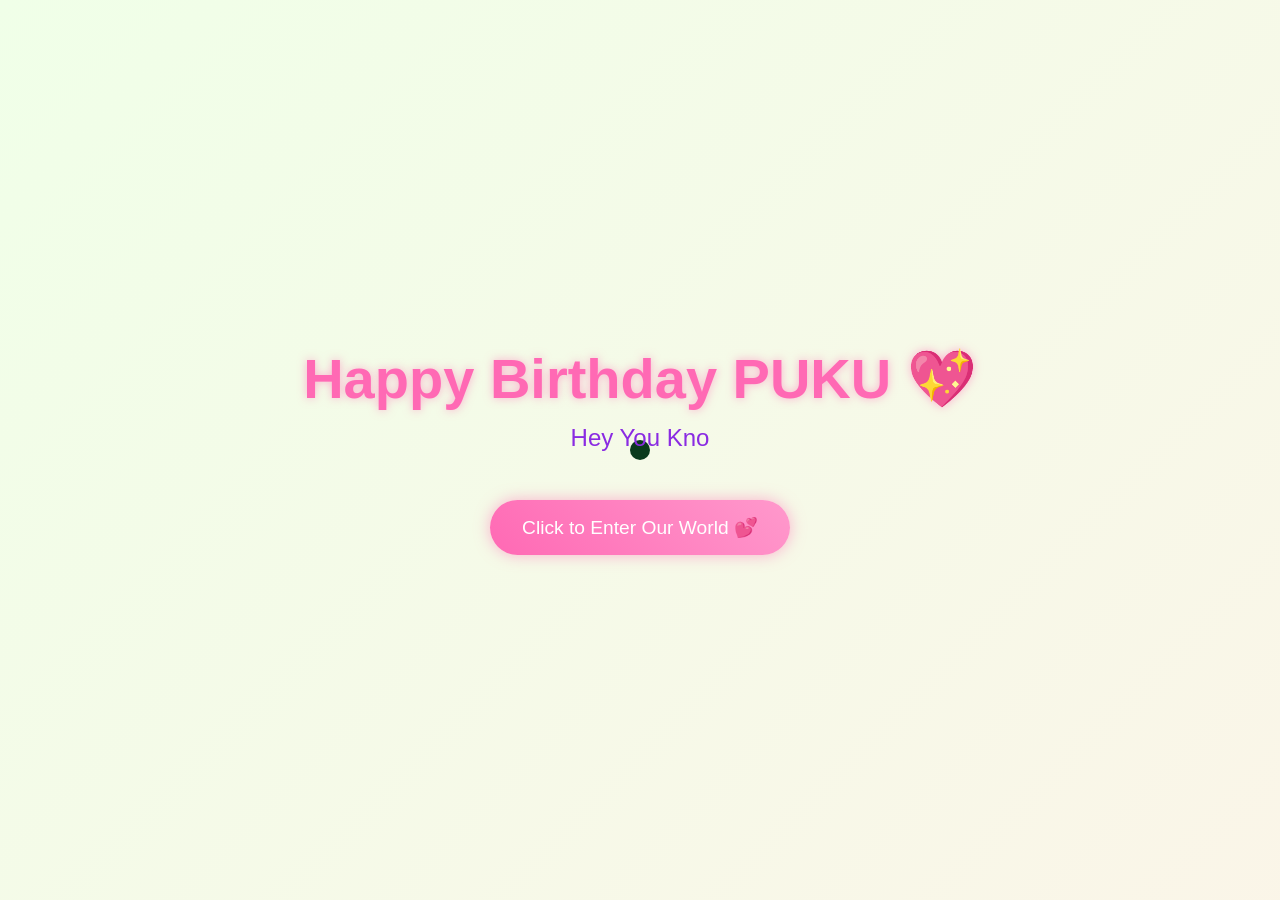
<file: index.html>
<!DOCTYPE html>
<html lang="en">
<head>
    <meta charset="UTF-8">
    <meta name="viewport" content="width=device-width, initial-scale=1.0">
    <title>Happy Birthday</title>
    <script src="https://cdnjs.cloudflare.com/ajax/libs/gsap/3.12.2/gsap.min.js"></script>
    <link rel="stylesheet" href="style.css">
    
</head>
<body>
    <div class="cursor"></div>
    <div class="container">
        <h1>Happy Birthday PUKU 💖</h1>
        <div class="greeting"></div>
        <button class="cta-button">Click to Enter Our World 💕</button>
    </div>

    <script src="script.js">
        
    </script>
</body>
</html>
</file>
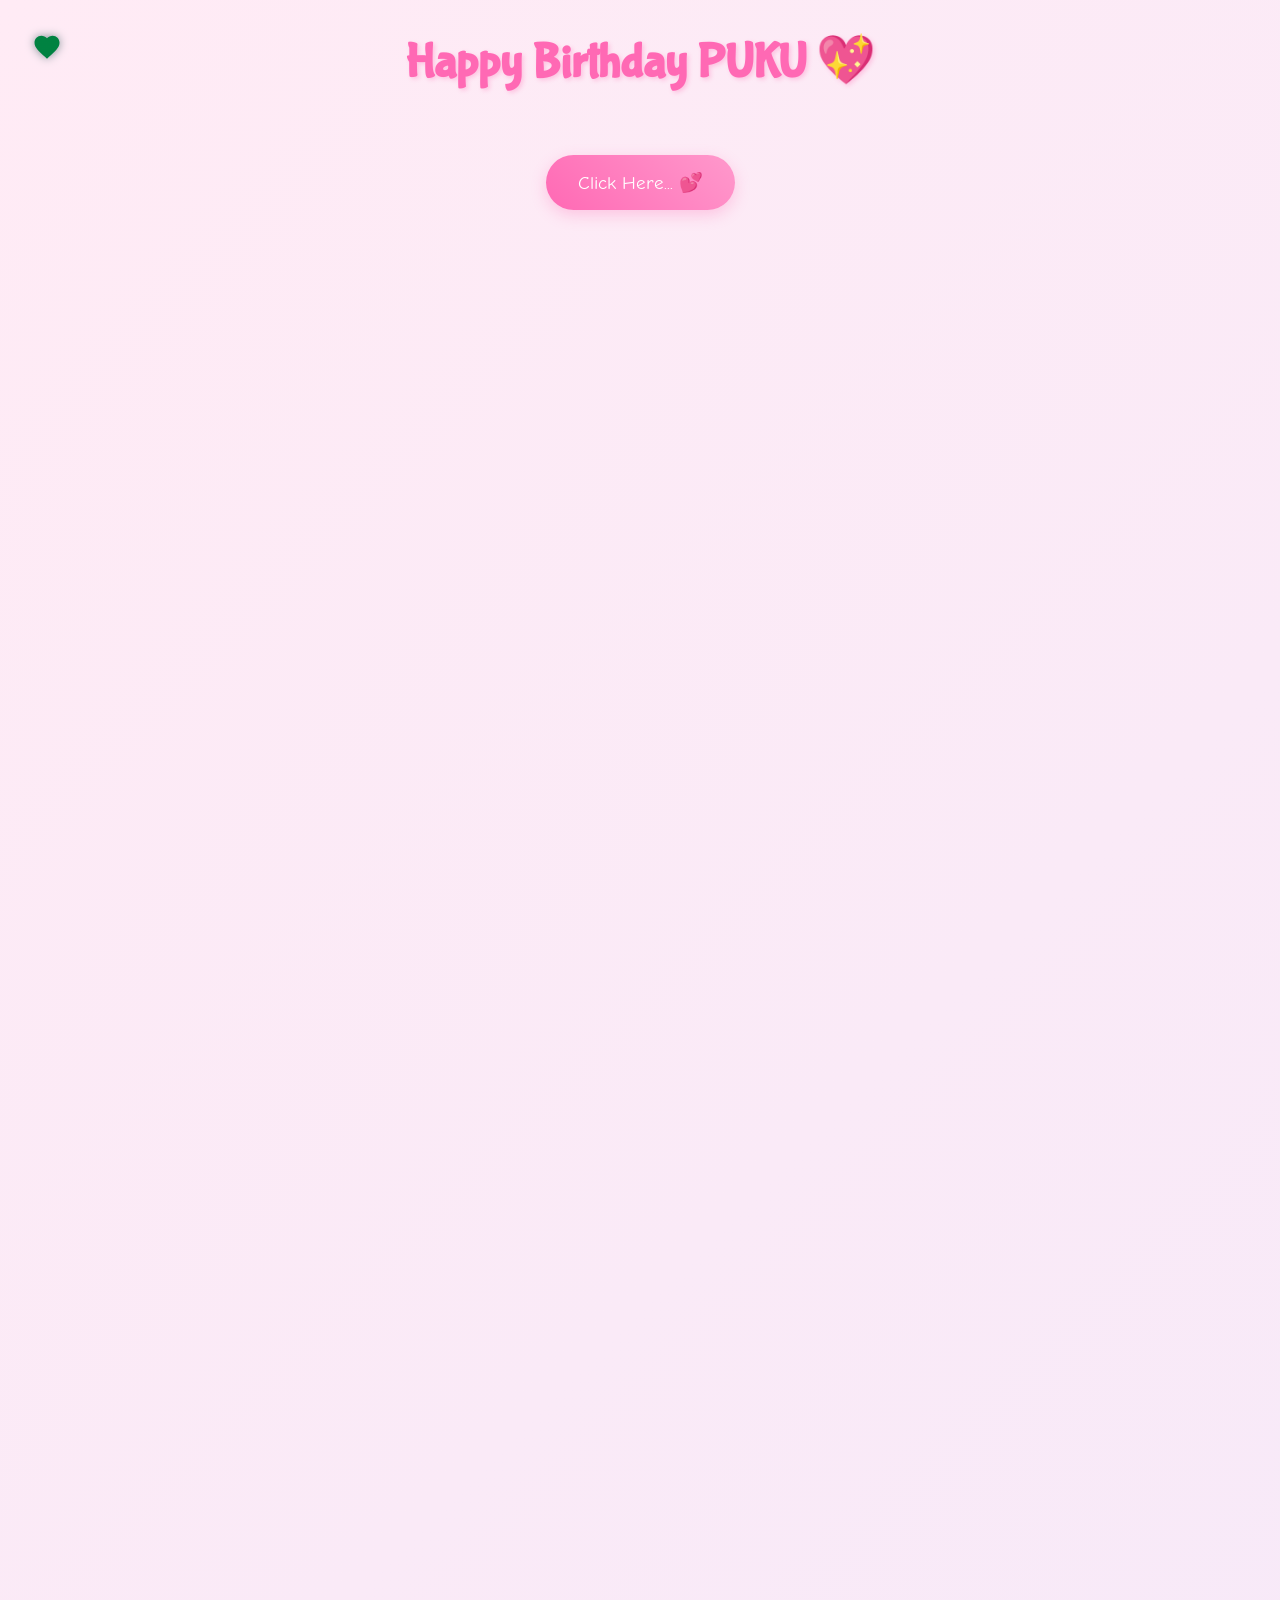
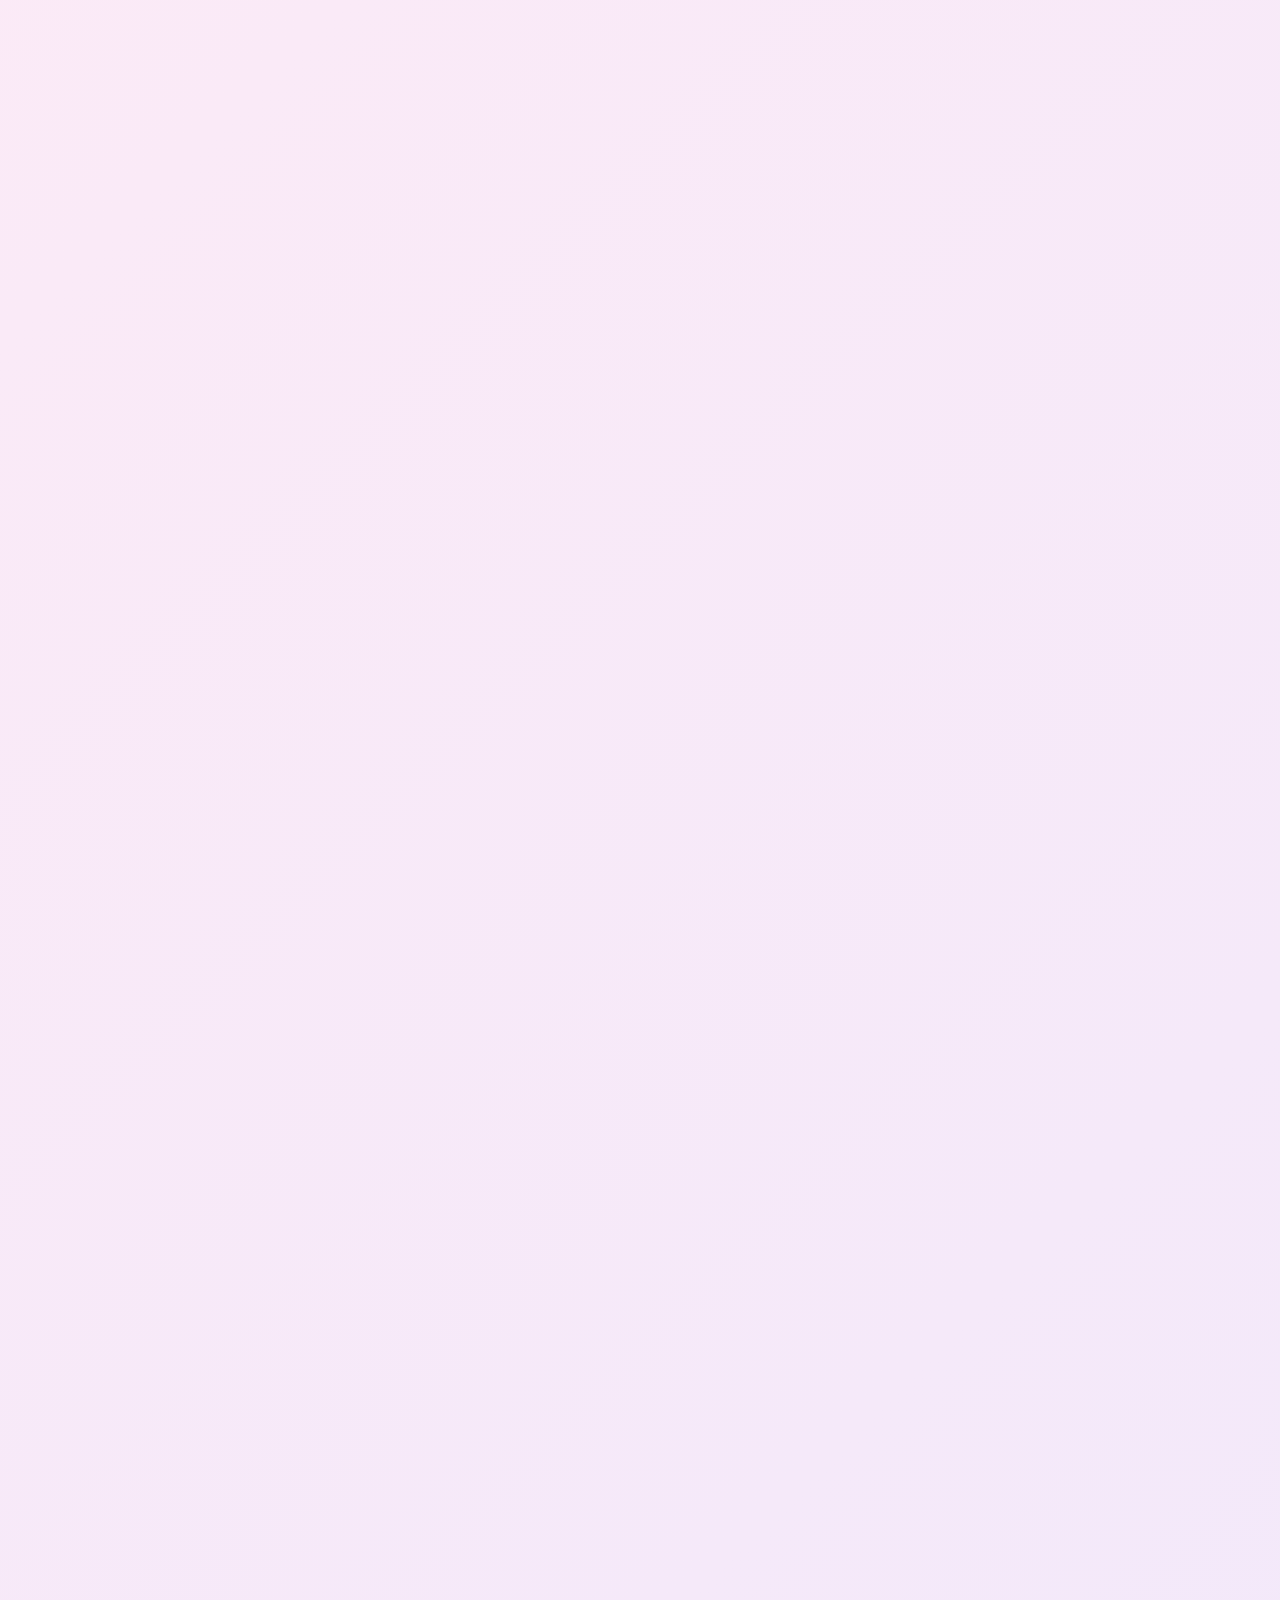
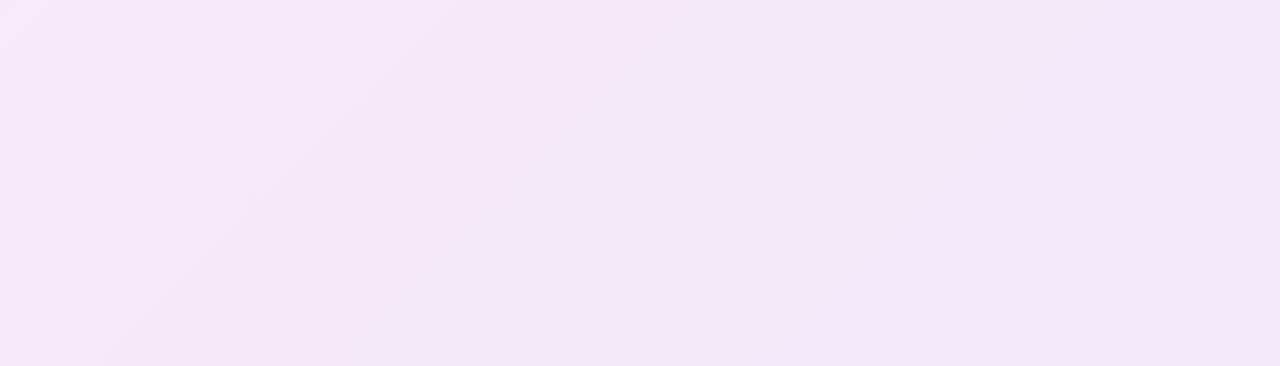
<file: cause.html>
<!doctype html>
<html lang="en">
  <head>
    <meta charset="UTF-8" />
    <meta name="viewport" content="width=device-width, initial-scale=1.0" />
    <title>Why You're My Pukuli! 💖</title>
    <script src="https://cdnjs.cloudflare.com/ajax/libs/gsap/3.12.2/gsap.min.js"></script>
    <link rel="stylesheet" href="./cause.css" />
    <style></style>
  </head>
  <body>
    <div class="custom-cursor">
      <svg viewBox="0 0 24 24">
        <path
          fill="#ff69b4"
          d="M12 21.35l-1.45-1.32C5.4 15.36 2 12.28 2 8.5 2 5.42 4.42 3 7.5 3c1.74 0 3.41.81 4.5 2.09C13.09 3.81 14.76 3 16.5 3 19.58 3 22 5.42 22 8.5c0 3.78-3.4 6.86-8.55 11.54L12 21.35z"
        />
      </svg>
    </div>

    <div class="container">
      <h1>Happy Birthday PUKU 💖</h1>

      <div id="reasons-container"></div>

      <button class="shuffle-button">Click Here... 💕</button>
      <div class="reason-counter"></div>

      <div class="ending-section">
        <div class="teddy-hug">
          <img src="./d1.jpg" alt="Teddy Hug" />
        </div>
        <div class="ending-text">You're the BESTEST ! 💖</div>
      </div>
    </div>

    <script src="cause.js"></script>
  </body>
</html>
</file>
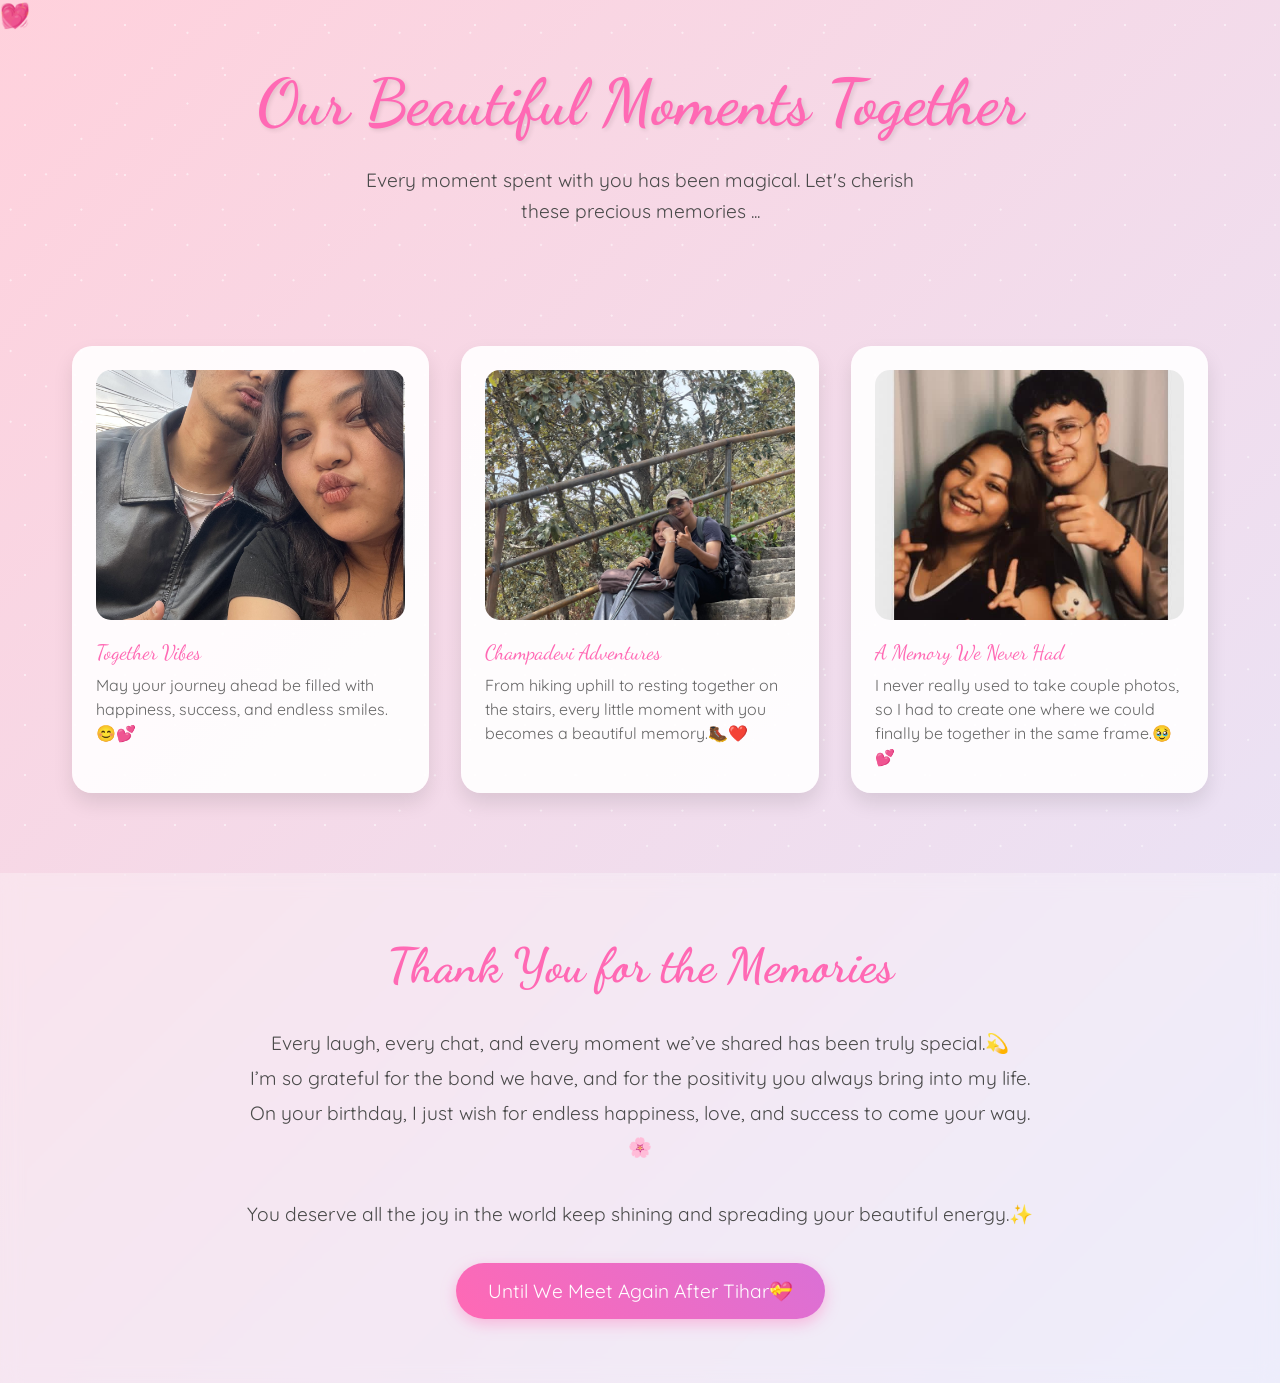
<file: last.html>
<!doctype html>
<html lang="en">
  <head>
    <meta charset="UTF-8" />
    <meta name="viewport" content="width=device-width, initial-scale=1.0" />
    <title>Our Beautiful Memories ✨</title>
    <style>
      @import url("https://fonts.googleapis.com/css2?family=Dancing+Script:wght@700&family=Quicksand:wght@300;400;500;600&display=swap");

      * {
        margin: 0;
        padding: 0;
        box-sizing: border-box;
      }

      body {
        min-height: 100vh;
        background: linear-gradient(
          135deg,
          #ffd1dc 0%,
          #e6e6fa 25%,
          #ffefd5 50%,
          #e6e6fa 75%,
          #ffd1dc 100%
        );
        background-size: 400% 400%;
        animation: gradientFlow 15s ease infinite;
        font-family: "Quicksand", sans-serif;
        overflow-x: hidden;
        color: #4a4a4a;
      }

      @keyframes gradientFlow {
        0% {
          background-position: 0% 50%;
        }

        50% {
          background-position: 100% 50%;
        }

        100% {
          background-position: 0% 50%;
        }
      }

      /* Enhanced Sparkle Effect */
      .magic-sparkles {
        position: fixed;
        top: 0;
        left: 0;
        width: 100%;
        height: 100%;
        pointer-events: none;
        z-index: 1;
      }

      .sparkle {
        position: absolute;
        width: 6px;
        height: 6px;
        border-radius: 50%;
        background-color: white;
        animation: twinkle var(--duration, 4s) ease-in-out infinite;
        opacity: 0;
      }

      @keyframes twinkle {
        0%,
        100% {
          opacity: 0;
          transform: scale(0.5);
        }

        50% {
          opacity: 0.8;
          transform: scale(1);
        }
      }

      /* Generate 50 sparkles with different positions and animations */
      .magic-sparkles::before,
      .magic-sparkles::after {
        content: "";
        position: absolute;
        width: 100%;
        height: 100%;
        background-image: radial-gradient(circle, white 1px, transparent 1px);
        background-size: 50px 50px;
        animation: sparkleLayer 8s linear infinite;
        opacity: 0.5;
      }

      .magic-sparkles::after {
        animation-delay: -4s;
        transform: rotate(45deg);
      }

      @keyframes sparkleLayer {
        0% {
          transform: translateY(0);
        }

        100% {
          transform: translateY(-50px);
        }
      }

      /* Floating Hearts */
      .floating-hearts {
        position: fixed;
        width: 100%;
        height: 100%;
        pointer-events: none;
        z-index: 2;
      }

      .heart {
        position: absolute;
        font-size: 1.5rem;
        color: rgba(255, 105, 180, 0.6);
        animation: floatHeart var(--float-duration, 6s) ease-in-out infinite;
        animation-delay: var(--delay, 0s);
      }

      @keyframes floatHeart {
        0% {
          transform: translate(0, 100vh) rotate(0deg);
        }

        100% {
          transform: translate(var(--translate-x, 0), -100vh) rotate(360deg);
        }
      }

      /* Welcome Section */
      .welcome {
        text-align: center;
        padding: 4rem 2rem;
        position: relative;
        z-index: 3;
      }

      .welcome h1 {
        font-family: "Dancing Script", cursive;
        font-size: 4rem;
        color: #ff69b4;
        text-shadow: 2px 2px 4px rgba(0, 0, 0, 0.1);
        animation: fadeInScale 2s ease;
      }

      .welcome p {
        font-size: 1.2rem;
        max-width: 600px;
        margin: 1.5rem auto;
        line-height: 1.6;
        animation: fadeIn 2s ease 0.5s both;
      }

      /* Enhanced Memory Cards */
      .memory-container {
        max-width: 1200px;
        margin: 0 auto;
        padding: 2rem;
        display: grid;
        grid-template-columns: repeat(auto-fit, minmax(300px, 1fr));
        gap: 2rem;
        z-index: 3;
        position: relative;
      }

      .memory-card {
        background: rgba(255, 255, 255, 0.9);
        border-radius: 20px;
        padding: 1.5rem;
        box-shadow: 0 10px 20px rgba(0, 0, 0, 0.1);
        transition: all 0.5s cubic-bezier(0.4, 0, 0.2, 1);
        position: relative;
        overflow: hidden;
      }

      .memory-card:hover {
        transform: translateY(-10px) scale(1.02);
        box-shadow: 0 15px 30px rgba(0, 0, 0, 0.15);
      }

      .memory-card::before {
        content: "";
        position: absolute;
        top: 0;
        left: 0;
        width: 100%;
        height: 100%;
        background: linear-gradient(
          45deg,
          transparent,
          rgba(255, 255, 255, 0.4),
          transparent
        );
        transform: translateX(-100%);
        transition: 0.5s;
      }

      .memory-card:hover::before {
        transform: translateX(100%);
      }

      .memory-img {
        width: 100%;
        height: 250px;
        object-fit: cover;
        border-radius: 15px;
        margin-bottom: 1rem;
        transition: transform 0.5s ease;
      }

      .memory-card:hover .memory-img {
        transform: scale(1.05);
      }

      .memory-date {
        font-family: "Dancing Script", cursive;
        color: #ff69b4;
        font-size: 1.3rem;
        margin-bottom: 0.5rem;
      }

      .memory-caption {
        font-size: 1rem;
        line-height: 1.5;
        color: #666;
      }

      /* Final Message Section */
      .final-message {
        text-align: center;
        padding: 4rem 2rem;
        background: rgba(255, 255, 255, 0.3);
        backdrop-filter: blur(10px);
        margin-top: 3rem;
        position: relative;
        z-index: 3;
      }

      .final-message h2 {
        font-family: "Dancing Script", cursive;
        font-size: 3rem;
        color: #ff69b4;
        margin-bottom: 2rem;
        animation: heartbeat 2s infinite;
      }

      @keyframes heartbeat {
        0%,
        100% {
          transform: scale(1);
        }

        50% {
          transform: scale(1.1);
        }
      }

      .final-message p {
        font-size: 1.2rem;
        max-width: 800px;
        margin: 0 auto 2rem;
        line-height: 1.8;
      }

      .goodbye-btn {
        display: inline-block;
        padding: 1rem 2rem;
        font-size: 1.2rem;
        background: linear-gradient(45deg, #ff69b4, #da70d6);
        color: white;
        border: none;
        border-radius: 50px;
        cursor: pointer;
        text-decoration: none;
        transition: all 0.3s ease;
        box-shadow: 0 5px 15px rgba(255, 105, 180, 0.4);
        animation: float 3s infinite ease-in-out;
      }

      .goodbye-btn:hover {
        transform: translateY(-5px);
        box-shadow: 0 8px 20px rgba(255, 105, 180, 0.6);
      }

      @keyframes float {
        0%,
        100% {
          transform: translateY(0);
        }

        50% {
          transform: translateY(-10px);
        }
      }

      /* Animations */
      @keyframes fadeInScale {
        0% {
          opacity: 0;
          transform: scale(0.8);
        }

        100% {
          opacity: 1;
          transform: scale(1);
        }
      }

      @keyframes fadeIn {
        0% {
          opacity: 0;
        }

        100% {
          opacity: 1;
        }
      }

      /* Generate Hearts */
      .js-generate-hearts {
        position: fixed;
        width: 100%;
        height: 100%;
        pointer-events: none;
        z-index: 2;
      }

      /* Custom Scrollbar */
      ::-webkit-scrollbar {
        width: 12px;
      }

      ::-webkit-scrollbar-track {
        background: rgba(255, 255, 255, 0.4);
      }

      ::-webkit-scrollbar-thumb {
        background: linear-gradient(45deg, #ff69b4, #da70d6);
        border-radius: 6px;
      }

      /* Responsive Design */
      @media (max-width: 768px) {
        .welcome h1 {
          font-size: 3rem;
        }

        .memory-container {
          grid-template-columns: 1fr;
        }

        .final-message h2 {
          font-size: 2.5rem;
        }
      }
    </style>
  </head>

  <body>
    <div class="magic-sparkles"></div>
    <div class="floating-hearts">
      <!-- Hearts will be generated via CSS -->
      <div
        class="heart"
        style="--float-duration: 6s; --delay: 0s; --translate-x: 20px"
      >
        💝
      </div>
      <div
        class="heart"
        style="--float-duration: 8s; --delay: 1s; --translate-x: -30px"
      >
        💖
      </div>
      <div
        class="heart"
        style="--float-duration: 7s; --delay: 2s; --translate-x: 40px"
      >
        💗
      </div>
      <div
        class="heart"
        style="--float-duration: 9s; --delay: 3s; --translate-x: -20px"
      >
        💓
      </div>
      <div
        class="heart"
        style="--float-duration: 5s; --delay: 4s; --translate-x: 30px"
      >
        💕
      </div>
    </div>

    <section class="welcome">
      <h1>Our Beautiful Moments Together</h1>
      <p>
        Every moment spent with you has been magical. Let's cherish these
        precious memories ...
      </p>
    </section>

    <div class="memory-container">
  <div class="memory-card">
    <img src="./d1.jpg" alt="Restaurant Selfie" class="memory-img" />
    <div class="memory-date">Together Vibes</div>
    <div class="memory-caption">
      May your journey ahead be filled with happiness, success, and endless
      smiles.😊💕
    </div>
  </div>

  <div class="memory-card">
    <img src="./d2.jpg" alt="Champadevi Hiking" class="memory-img" />
    <div class="memory-date">Champadevi Adventures</div>
    <div class="memory-caption">
      From hiking uphill to resting together on the stairs, every little
      moment with you becomes a beautiful memory.🥾❤️
    </div>
  </div>

  <div class="memory-card">
    <img src="./d3.jpg" alt="Our First Couple Photo" class="memory-img" />
    <div class="memory-date">A Memory We Never Had</div>
    <div class="memory-caption">
      I never really used to take couple photos, so I had to create one
      where we could finally be together in the same frame.🥹💕
    </div>
  </div>
</div>

    <section class="final-message">
      <h2>Thank You for the Memories</h2>
      <p>
        Every laugh, every chat, and every moment we’ve shared has been truly
        special.💫<br />
        I’m so grateful for the bond we have, and for the positivity you always
        bring into my life.<br />
        On your birthday, I just wish for endless happiness, love, and success
        to come your way.🌸
      </p>
      <p>
        You deserve all the joy in the world keep shining and spreading your
        beautiful energy.✨
      </p>
      <a href="#" class="goodbye-btn">Until We Meet Again After Tihar💝</a>
    </section>
  </body>
</html>
</file>
<file: style.css>
* {
    margin: 0;
    padding: 0;
    box-sizing: border-box;
    cursor: none;
}

body {
    min-height: 100vh;
    display: flex;
    flex-direction: column;
    align-items: center;
    justify-content: center;
    background: linear-gradient(-45deg, #fee9f7, #e8f5fe, #fef2e8, #f0ffe8);
    background-size: 400% 400%;
    animation: gradientBG 15s ease infinite;
    font-family: 'Arial Rounded MT Bold', Arial, sans-serif;
    overflow: hidden;
    position: relative;
}

.cursor {
    width: 20px;
    height: 20px;
    background: pink;
    border-radius: 50%;
    position: fixed;
    pointer-events: none;
    mix-blend-mode: difference;
    transition: transform 0.2s;
}

.container {
    text-align: center;
    z-index: 1;
}

h1 {
    font-size: 3.5rem;
    color: #ff69b4;
    text-shadow: 0 0 10px rgba(255, 105, 180, 0.5);
    margin-bottom: 2rem;
    opacity: 0;
}

.greeting {
    font-size: 1.5rem;
    color: #8a2be2;
    margin-bottom: 3rem;
    min-height: 2em;
}

.cta-button {
    padding: 1rem 2rem;
    font-size: 1.2rem;
    background: linear-gradient(45deg, #ff69b4, #ff99cc);
    border: none;
    border-radius: 50px;
    color: white;
    cursor: pointer;
    box-shadow: 0 0 15px rgba(255, 105, 180, 0.5);
    transition: transform 0.3s, box-shadow 0.3s;
    opacity: 0;
}

.cta-button:hover {
    transform: scale(1.1);
    box-shadow: 0 0 25px rgba(255, 105, 180, 0.7);
}

.floating {
    position: absolute;
    pointer-events: none;
    opacity: 0;
}

@keyframes gradientBG {
    0% { background-position: 0% 50%; }
    50% { background-position: 100% 50%; }
    100% { background-position: 0% 50%; }
}

@media (max-width: 768px) {
    h1 { font-size: 2rem; }
    .greeting { font-size: 1.2rem; }
    .cta-button { font-size: 1rem; }
}
</file>
<file: cause.css>
@import url("https://fonts.googleapis.com/css2?family=Bubblegum+Sans&family=Comic+Neue:wght@700&family=Quicksand:wght@500&display=swap");

* {
  margin: 0;
  padding: 0;
  box-sizing: border-box;
  cursor: none;
}

body {
  min-height: 100vh;
  background: linear-gradient(-45deg, #ffe6e6, #e6e6ff, #ffebf5);
  background-size: 400% 400%;
  animation: gradientBG 15s ease infinite;
  font-family: "Quicksand", sans-serif;
  overflow-x: hidden;
  padding: 2rem;
}

.custom-cursor {
  width: 30px;
  height: 30px;
  position: fixed;
  pointer-events: none;
  z-index: 9999;
  mix-blend-mode: difference;
  transition: transform 0.1s;
}

.custom-cursor svg {
  width: 100%;
  height: 100%;
  filter: drop-shadow(0 0 5px rgba(255, 182, 193, 0.5));
}

.container {
  max-width: 1200px;
  margin: 0 auto;
  text-align: center;
  position: relative;
  z-index: 1;
}

h1 {
  font-family: "Bubblegum Sans", cursive;
  font-size: 3rem;
  color: #ff69b4;
  text-shadow: 2px 2px 4px rgba(255, 105, 180, 0.3);
  margin-bottom: 2rem;
  animation: bounce 1s ease infinite;
}

.reason-card {
  background: rgba(255, 255, 255, 0.9);
  border-radius: 20px;
  padding: 2rem;
  margin: 1.5rem;
  box-shadow: 0 5px 15px rgba(0, 0, 0, 0.1);
  transition:
    transform 0.3s,
    box-shadow 0.3s;
  cursor: pointer;
  position: relative;
  overflow: hidden;
}

.reason-card:hover {
  transform: translateY(-5px);
  box-shadow: 0 8px 25px rgba(255, 105, 180, 0.2);
}

.reason-text {
  font-size: 1.2rem;
  margin-bottom: 1rem;
  position: relative;
  z-index: 2;
}

.gif-overlay {
  position: absolute;
  top: 0;
  left: 0;
  width: 100%;
  height: 100%;
  background: rgba(255, 255, 255, 0.95);
  display: flex;
  align-items: center;
  justify-content: center;
  opacity: 0;
  transition: opacity 0.3s;
  z-index: 1;
}

.reason-card:hover .gif-overlay {
  opacity: 1;
}

.shuffle-button {
  background: linear-gradient(45deg, #ff69b4, #ff99cc);
  border: none;
  border-radius: 50px;
  padding: 2rem 2rem;
  font-size: 1.2rem;
  color: white;
  margin: 2rem 0;
  cursor: pointer;
  transition: transform 0.3s;
  font-family: "Comic Neue", cursive;
  box-shadow: 0 5px 15px rgba(255, 105, 180, 0.3);
}

.shuffle-button:hover {
  transform: scale(1.1);
}

.floating {
  position: fixed;
  pointer-events: none;
  animation: float 3s ease-in-out infinite;
}

.ending-section {
  margin-top: 4rem;
  padding: 2rem;
  text-align: center;
}

.ending-text {
  font-family: "Bubblegum Sans", cursive;
  font-size: 2rem;
  color: #ff69b4;
  margin-bottom: 2rem;
  opacity: 0;
  transform: translateY(20px);
}

.teddy-hug {
  width: 200px;
  margin: 0 auto;
  transform: scale(0);
}

@keyframes gradientBG {
  0% {
    background-position: 0% 50%;
  }
  50% {
    background-position: 100% 50%;
  }
  100% {
    background-position: 0% 50%;
  }
}

@keyframes float {
  0%,
  100% {
    transform: translateY(0);
  }
  50% {
    transform: translateY(-20px);
  }
}

@keyframes bounce {
  0%,
  100% {
    transform: translateY(0);
  }
  50% {
    transform: translateY(-10px);
  }
}

@media (max-width: 768px) {
  h1 {
    font-size: 2rem;
  }
  .reason-card {
    margin: 1rem;
  }
  .reason-text {
    font-size: 1rem;
  }
}
.shuffle-button {
  background: linear-gradient(45deg, #ff69b4, #ff99cc);
  border: none;
  border-radius: 50px;
  padding: 1rem 2rem;
  font-size: 1.2rem;
  color: white;
  margin: 2rem 0;
  cursor: pointer;
  transition: all 0.3s;
  font-family: "Comic Neue", cursive;
  box-shadow: 0 5px 15px rgba(255, 105, 180, 0.3);
}

.shuffle-button.story-mode {
  background: linear-gradient(45deg, #9b6dff, #ff6dc7);
  transform: scale(1.1);
}

.shuffle-button:hover {
  transform: scale(1.1);
}

.shuffle-button.story-mode:hover {
  transform: scale(1.2);
}

.reason-counter {
  font-size: 0.9rem;
  color: #ff69b4;
  margin-top: 1rem;
  opacity: 0.7;
}
</file>
